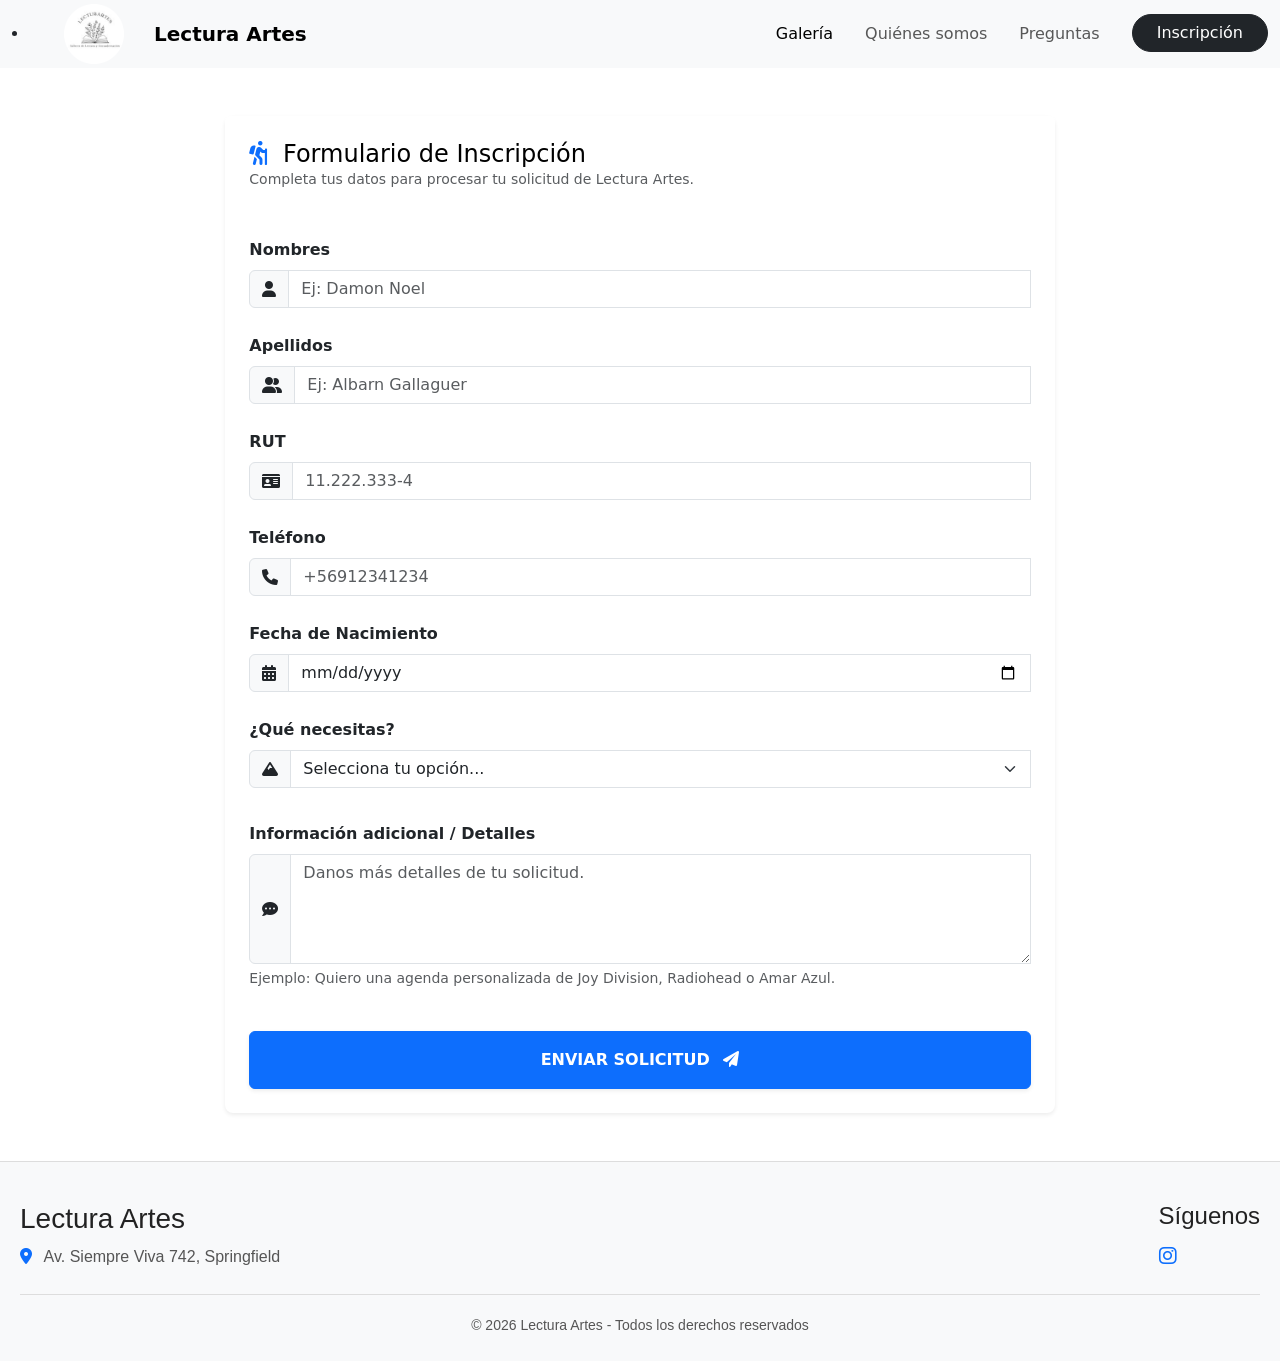
<file: inscripcion.html>
<!DOCTYPE html>
<html lang="es">

<head>
    <meta charset="UTF-8">
    <meta name="viewport" content="width=device-width, initial-scale=1.0">
    <title>Lectura Artes</title>
    <link rel="stylesheet" href="css/estilo.css">
    <link href="https://cdn.jsdelivr.net/npm/bootstrap@5.3.8/dist/css/bootstrap.min.css" rel="stylesheet"
        integrity="sha384-sRIl4kxILFvY47J16cr9ZwB07vP4J8+LH7qKQnuqkuIAvNWLzeN8tE5YBujZqJLB" crossorigin="anonymous">
    <script src="https://cdn.jsdelivr.net/npm/bootstrap@5.3.8/dist/js/bootstrap.bundle.min.js"
        integrity="sha384-FKyoEForCGlyvwx9Hj09JcYn3nv7wiPVlz7YYwJrWVcXK/BmnVDxM+D2scQbITxI"
        crossorigin="anonymous"></script>
        <link rel="stylesheet" href="https://cdnjs.cloudflare.com/ajax/libs/font-awesome/6.0.0-beta3/css/all.min.css">
        <link href="https://fonts.googleapis.com/css2?family=Roboto:wght@400;700&display=swap" rel="stylesheet">
</head>

<body>
   <!--NAVBAR-->
    <nav class="navbar navbar-expand-lg navbar-light bg-light sticky-top">
        <div class="container-fluid">
            <li class="nav-item">
                <a href="index.html" class="nav-home">
                    <img src="img/logo_lectura_artes-modified.png" alt="Inicio" class="icono-home">
                </a>
            </li>
            <a class="navbar-brand text-black" href="index.html"><b>Lectura Artes</b></a>
            <button class="navbar-toggler" type="button" data-bs-toggle="collapse"
                data-bs-target="#navbarSupportedContent" aria-controls="navbarSupportedContent" aria-expanded="false"
                aria-label="Toggle navigation">
                <span class="navbar-toggler-icon"></span>
            </button>
            <div class="collapse navbar-collapse" id="navbarSupportedContent">
                <ul class="navbar-nav ms-auto mb-2 mb-lg-0">
                    <li class="nav-item">
                        <a class="nav-link px-3 active" href="galeria.html">Galería</a>
                    </li>
                    <li class="nav-item">
                        <a class="nav-link px-3" href="quienessomos.html">Quiénes somos</a>
                    </li>
                    <li class="nav-item">
                        <a class="nav-link px-3" href="preguntas.html">Preguntas</a>
                    </li>
                    <li class="nav-item ms-lg-3">
                        <a class="btn btn-dark rounded-pill px-4" href="inscripcion.html">Inscripción</a>
                    </li>
                </ul>
            </div>
        </div>
    </nav>

<!--FORMULARIO-->
<div class="container-fluid my-5">
    <div class="row justify-content-center">
        <div class="col-lg-8">
            <div class="card shadow-sm border-0 rounded-3">
                <div class="card-header border-0 bg-white text-black p-4">
                    <h4 class="mb-0"><i class="fas fa-hiking me-2 text-primary"></i> Formulario de Inscripción</h4>
                    <p class="text-muted small mb-0">Completa tus datos para procesar tu solicitud de Lectura Artes.</p>
                </div>
                <div class="card-body p-4">
                    <form action="https://formspree.io/f/xlganljn" method="POST" class="row g-3 needs-validation" novalidate>
                        
                        <div class="col-md-12">
                            <label for="valNombres" class="form-label fw-bold">Nombres</label>
                            <div class="input-group">
                                <span class="input-group-text bg-light"><i class="fas fa-user"></i></span>
                                <input type="text" name="nombres" class="form-control" id="valNombres" placeholder="Ej: Damon Noel" required>
                                <div class="invalid-feedback">Por favor, ingresa tus nombres.</div>
                            </div>
                        </div>

                        <div class="col-md-12">
                            <label for="valApellidos" class="form-label fw-bold">Apellidos</label>
                            <div class="input-group">
                                <span class="input-group-text bg-light"><i class="fas fa-user-friends"></i></span>
                                <input type="text" name="apellidos" class="form-control" id="valApellidos" placeholder="Ej: Albarn Gallaguer" required>
                                <div class="invalid-feedback">Por favor, ingresa tus apellidos.</div>
                            </div>
                        </div>

                        <div class="col-md-12">
                            <label for="valRut" class="form-label fw-bold">RUT</label>
                            <div class="input-group">
                                <span class="input-group-text bg-light"><i class="fas fa-id-card"></i></span>
                                <input type="text" name="rut" class="form-control" id="valRut" placeholder="11.222.333-4" required>
                                <div class="invalid-feedback">RUT obligatorio.</div>
                            </div>
                        </div>

                        <div class="col-md-12">
                            <label for="valTel" class="form-label fw-bold">Teléfono</label>
                            <div class="input-group">
                                <span class="input-group-text bg-light"><i class="fas fa-phone"></i></span>
                                <input type="tel" name="telefono" class="form-control" id="valTel" placeholder="+56912341234" required>
                                <div class="invalid-feedback">Número inválido.</div>
                            </div>
                        </div>

                        <div class="col-md-12">
                            <label for="valFecha" class="form-label fw-bold">Fecha de Nacimiento</label>
                            <div class="input-group">
                                <span class="input-group-text bg-light"><i class="fas fa-calendar-alt"></i></span>
                                <input type="date" name="fecha_nacimiento" class="form-control" id="valFecha" required>
                                <div class="invalid-feedback">Elija una fecha.</div>
                            </div>
                        </div>

                        <div class="col-md-12">
                            <label for="valCerro" class="form-label fw-bold">¿Qué necesitas?</label>
                            <div class="input-group">
                                <span class="input-group-text bg-light"><i class="fas fa-mountain"></i></span>
                                <select name="servicio_interes" class="form-select" id="valCerro" required>
                                    <option selected disabled value="">Selecciona tu opción...</option>
                                    <option value="talleres">Información sobre talleres.</option>
                                    <option value="agenda">Solicitar una agenda.</option>
                                </select>
                                <div class="invalid-feedback">Debes elegir una opción.</div>
                            </div>
                        </div>

                        <div class="col-12 py-2">
                            <label for="valComentarios" class="form-label fw-bold">Información adicional / Detalles</label>
                            <div class="input-group">
                                <span class="input-group-text bg-light"><i class="fas fa-comment-dots"></i></span>
                                <textarea name="detalles_solicitud" class="form-control" id="valComentarios" rows="4" placeholder="Danos más detalles de tu solicitud." required></textarea>
                                <div class="invalid-feedback">Danos más detalles de tu solicitud.</div>
                            </div>
                            <div class="form-text">Ejemplo: Quiero una agenda personalizada de Joy Division, Radiohead o Amar Azul.</div>
                        </div>

                        <div class="col-12 mt-4">
                            <button class="btn btn-primary w-100 py-3 fw-bold text-uppercase shadow-sm" type="submit">
                                Enviar Solicitud <i class="fas fa-paper-plane ms-2"></i>
                            </button>
                        </div>
                    </form>
                </div>
            </div>
        </div>
    </div>
</div>
<!--FIN FORMULARIO-->

<!--FOOTER-->
<footer class="footer-light">
    <div class="footer-container">

        <div class="footer-info">
            <h3>Lectura Artes</h3>
            <p><i class="fas fa-map-marker-alt"></i> Av. Siempre Viva 742, Springfield</p>
        </div>

        <div class="footer-social">
            <h4>Síguenos</h4>
            <div class="social-icons">
                <a href="https://www.instagram.com/lecturartes/"><i class="fab fa-instagram"></i></a>
                <!--<a href="#"><i class="fab fa-facebook-f"></i></a>
                <a href="#"><i class="fab fa-tiktok"></i></a>-->
            </div>
        </div>

    </div>

    <div class="footer-bottom">
        <p>&copy; 2026 Lectura Artes - Todos los derechos reservados</p>
    </div>
</footer>
</body>

</html>
</file>
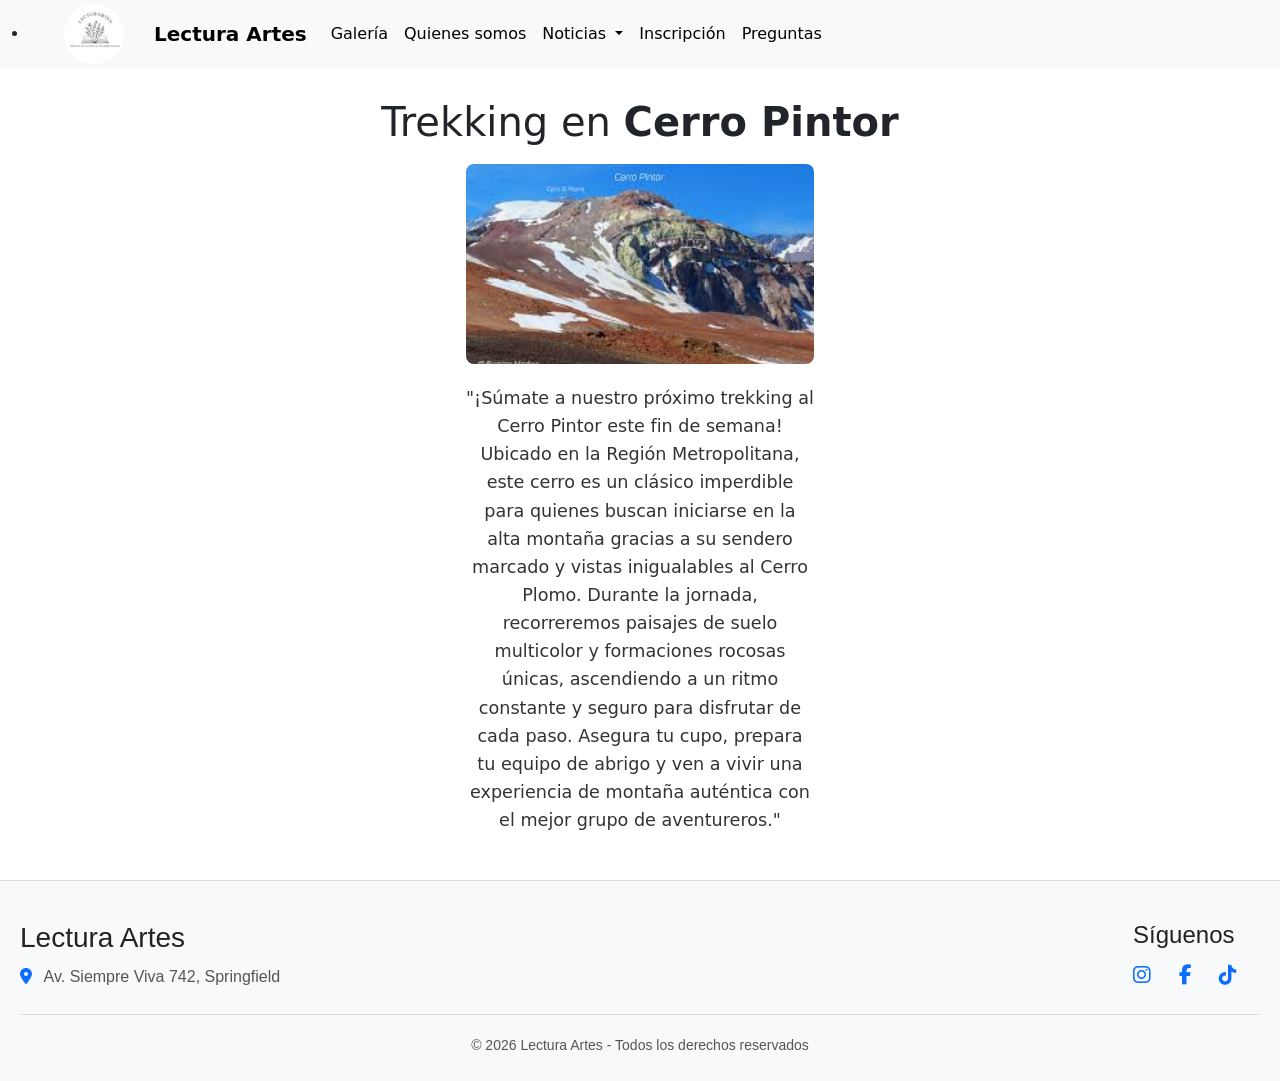
<file: noticia1.html>
<!DOCTYPE html>
<html lang="es">

<head>
    <meta charset="UTF-8">
    <meta name="viewport" content="width=device-width, initial-scale=1.0">
    <title>Aventuras Outdoor</title>
    <link rel="stylesheet" href="css/estilo.css">
    <link href="https://cdn.jsdelivr.net/npm/bootstrap@5.3.8/dist/css/bootstrap.min.css" rel="stylesheet"
        integrity="sha384-sRIl4kxILFvY47J16cr9ZwB07vP4J8+LH7qKQnuqkuIAvNWLzeN8tE5YBujZqJLB" crossorigin="anonymous">
    <script src="https://cdn.jsdelivr.net/npm/bootstrap@5.3.8/dist/js/bootstrap.bundle.min.js"
        integrity="sha384-FKyoEForCGlyvwx9Hj09JcYn3nv7wiPVlz7YYwJrWVcXK/BmnVDxM+D2scQbITxI"
        crossorigin="anonymous"></script>
        <link rel="stylesheet" href="https://cdnjs.cloudflare.com/ajax/libs/font-awesome/6.0.0-beta3/css/all.min.css">
        <link href="https://fonts.googleapis.com/css2?family=Roboto:wght@400;700&display=swap" rel="stylesheet">
</head>

<body>
    <!--NAVBAR-->
    <nav class="navbar navbar-expand-lg navbar-light bg-light sticky-top">
        <div class="container-fluid">
            <li class="nav-item">
                        <a href="index.html" class="nav-home">
                            <img src="img/logo_lectura_artes-modified.png" alt="Inicio" class="icono-home">
                        </a>
                    </li>
            <a class="navbar-brand text-black" href="index.html"><b>Lectura Artes</b></a>
            <button class="navbar-toggler" type="button" data-bs-toggle="collapse"
                data-bs-target="#navbarSupportedContent" aria-controls="navbarSupportedContent" aria-expanded="false"
                aria-label="Toggle navigation">
                <span class="navbar-toggler-icon"></span>
            </button>
            <div class="collapse navbar-collapse" id="navbarSupportedContent">
                <ul class="navbar-nav me-auto mb-2 mb-lg-0">
                    <li class="nav-item">
                        <a class="nav-link active" href="galeria.html">Galería</a>
                    </li>
                    <li class="nav-item">
                        <a class="nav-link active" href="quienessomos.html">Quienes somos</a>
                    </li>
                    <li class="nav-item dropdown">
                        <a class="nav-link active dropdown-toggle" href="#" id="navbarDropdown" role="button"
                            data-bs-toggle="dropdown" aria-expanded="false">
                            Noticias
                        </a>
                        <ul class="dropdown-menu" aria-labelledby="navbarDropdown">
                            <li><a class="dropdown-item" href="noticia1.html">Cerro Pintor</a></li>
                            <li><a class="dropdown-item" href="noticia2.html">Cerro Manquehue</a></li>
                            <li><a class="dropdown-item" href="noticia3.html">Cerro Tupungato</a></li>
                            <li>
                        </ul>
                    </li>
                    <li class="nav-item">
                        <a class="nav-link active" href="inscripcion.html" tabindex="-1"
                            aria-disabled="true">Inscripción</a>
                    </li>
                    <li class="nav-item">
                        <a class="nav-link active" href="preguntas.html" tabindex="-1"
                            aria-disabled="true">Preguntas</a>
                    </li>
                </ul>
            </div>
        </div>
    </nav>

    <div class="container" style="text-align: center; margin-top: 30px;">
    <h1>Trekking en <b>Cerro Pintor</b></h1>

    <div class="noticias">
        <div class="noticia" style="max-width: 900px; margin: 0 auto;">
            <img src="img/noticia1.jpg" alt="Trekking Cerro Pintor" 
                 style="width: 100%; max-width: 100%; display: block; margin: 0 auto 20px auto; border-radius: 8px;">
            
            <p style="text-align: center; font-size: 1.1rem; line-height: 1.6; color: #333;">
                "¡Súmate a nuestro próximo trekking al Cerro Pintor este fin de semana! Ubicado en la Región Metropolitana, 
                este cerro es un clásico imperdible para quienes buscan iniciarse en la alta montaña gracias a su sendero 
                marcado y vistas inigualables al Cerro Plomo. Durante la jornada, recorreremos paisajes de suelo multicolor 
                y formaciones rocosas únicas, ascendiendo a un ritmo constante y seguro para disfrutar de cada paso. 
                Asegura tu cupo, prepara tu equipo de abrigo y ven a vivir una experiencia de montaña auténtica con el 
                mejor grupo de aventureros."
            </p>
        </div>
    </div>
</div>

<link rel="stylesheet" href="https://cdnjs.cloudflare.com/ajax/libs/font-awesome/6.5.0/css/all.min.css">

<footer class="footer-light">
    <div class="footer-container">

        <div class="footer-info">
            <h3>Lectura Artes</h3>
            <p><i class="fas fa-map-marker-alt"></i> Av. Siempre Viva 742, Springfield</p>
        </div>

        <div class="footer-social">
            <h4>Síguenos</h4>
            <div class="social-icons">
                <a href="https://www.instagram.com/lecturartes/"><i class="fab fa-instagram"></i></a>
                <a href="#"><i class="fab fa-facebook-f"></i></a>
                <a href="#"><i class="fab fa-tiktok"></i></a>
            </div>
        </div>

    </div>

    <div class="footer-bottom">
        <p>&copy; 2026 Lectura Artes - Todos los derechos reservados</p>
    </div>
</footer>

</html>
</file>
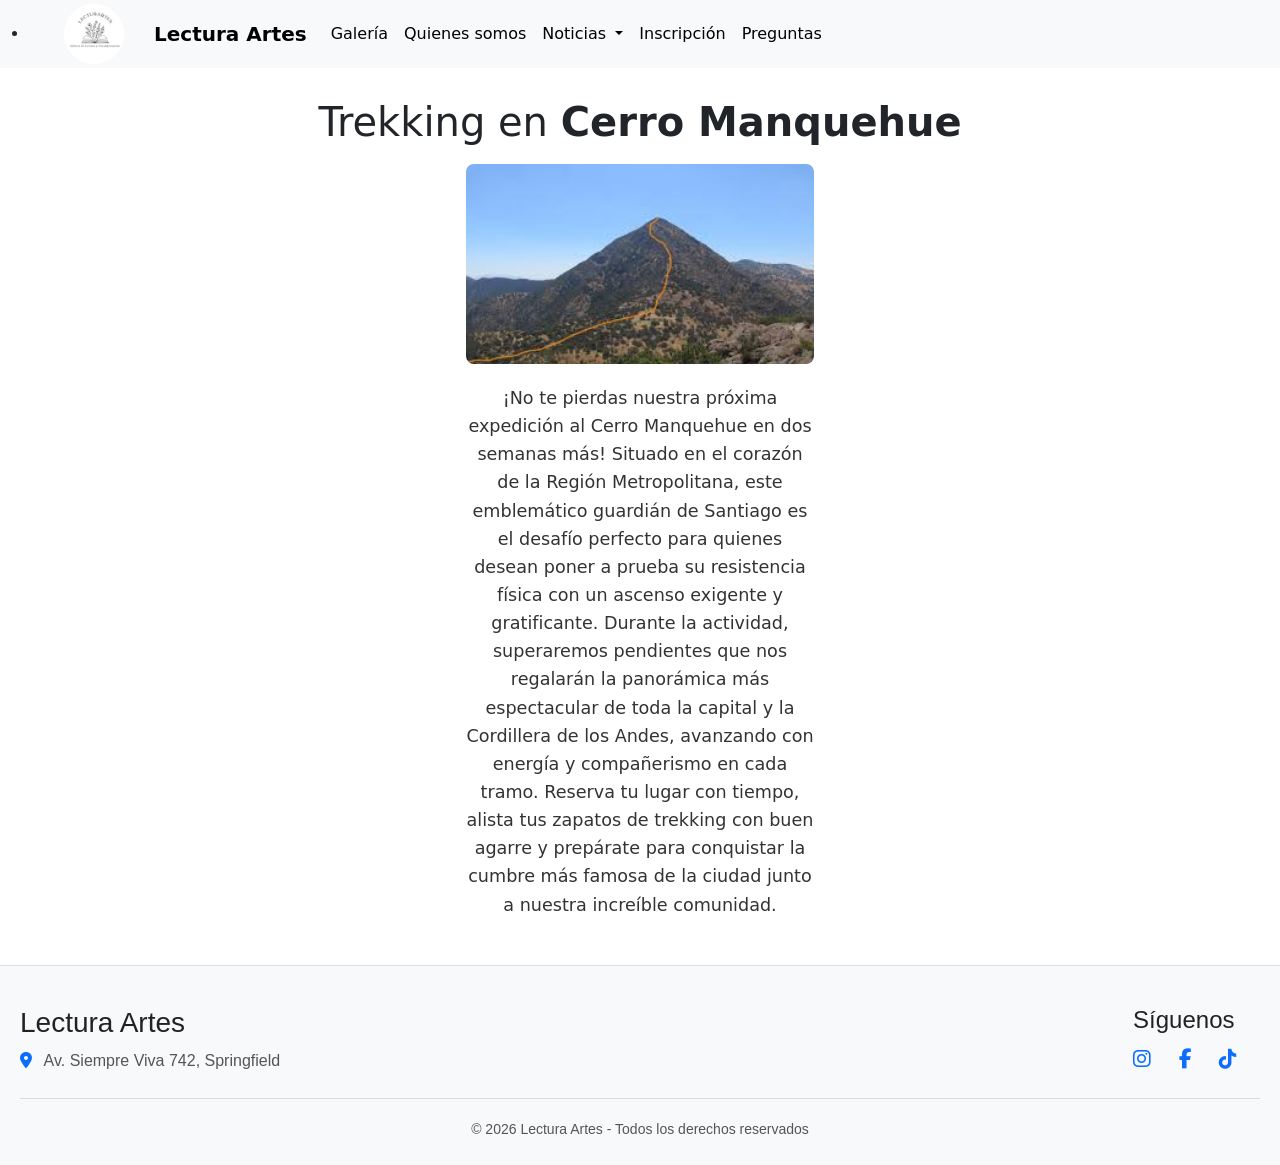
<file: noticia2.html>
<!DOCTYPE html>
<html lang="es">

<head>
    <meta charset="UTF-8">
    <meta name="viewport" content="width=device-width, initial-scale=1.0">
    <title>Aventuras Outdoor</title>
    <link rel="stylesheet" href="css/estilo.css">
    <link href="https://cdn.jsdelivr.net/npm/bootstrap@5.3.8/dist/css/bootstrap.min.css" rel="stylesheet"
        integrity="sha384-sRIl4kxILFvY47J16cr9ZwB07vP4J8+LH7qKQnuqkuIAvNWLzeN8tE5YBujZqJLB" crossorigin="anonymous">
    <script src="https://cdn.jsdelivr.net/npm/bootstrap@5.3.8/dist/js/bootstrap.bundle.min.js"
        integrity="sha384-FKyoEForCGlyvwx9Hj09JcYn3nv7wiPVlz7YYwJrWVcXK/BmnVDxM+D2scQbITxI"
        crossorigin="anonymous"></script>
        <link rel="stylesheet" href="https://cdnjs.cloudflare.com/ajax/libs/font-awesome/6.0.0-beta3/css/all.min.css">
        <link href="https://fonts.googleapis.com/css2?family=Roboto:wght@400;700&display=swap" rel="stylesheet">
</head>

<body>
    <!--NAVBAR-->
    <nav class="navbar navbar-expand-lg navbar-light bg-light sticky-top">
        <div class="container-fluid">
            <li class="nav-item">
                        <a href="index.html" class="nav-home">
                            <img src="img/logo_lectura_artes-modified.png" alt="Inicio" class="icono-home">
                        </a>
                    </li>
            <a class="navbar-brand text-black" href="index.html"><b>Lectura Artes</b></a>
            <button class="navbar-toggler" type="button" data-bs-toggle="collapse"
                data-bs-target="#navbarSupportedContent" aria-controls="navbarSupportedContent" aria-expanded="false"
                aria-label="Toggle navigation">
                <span class="navbar-toggler-icon"></span>
            </button>
            <div class="collapse navbar-collapse" id="navbarSupportedContent">
                <ul class="navbar-nav me-auto mb-2 mb-lg-0">
                    <li class="nav-item">
                        <a class="nav-link active" href="galeria.html">Galería</a>
                    </li>
                    <li class="nav-item">
                        <a class="nav-link active" href="quienessomos.html">Quienes somos</a>
                    </li>
                    <li class="nav-item dropdown">
                        <a class="nav-link active dropdown-toggle" href="#" id="navbarDropdown" role="button"
                            data-bs-toggle="dropdown" aria-expanded="false">
                            Noticias
                        </a>
                        <ul class="dropdown-menu" aria-labelledby="navbarDropdown">
                            <li><a class="dropdown-item" href="noticia1.html">Cerro Pintor</a></li>
                            <li><a class="dropdown-item" href="noticia2.html">Cerro Manquehue</a></li>
                            <li><a class="dropdown-item" href="noticia3.html">Cerro Tupungato</a></li>
                            <li>
                        </ul>
                    </li>
                    <li class="nav-item">
                        <a class="nav-link active" href="inscripcion.html" tabindex="-1"
                            aria-disabled="true">Inscripción</a>
                    </li>
                    <li class="nav-item">
                        <a class="nav-link active" href="preguntas.html" tabindex="-1"
                            aria-disabled="true">Preguntas</a>
                    </li>
                </ul>
            </div>
        </div>
    </nav>

    <div class="container" style="text-align: center; margin-top: 30px;">
    <h1>Trekking en <b>Cerro Manquehue</b></h1>

    <div class="noticias">
        <div class="noticia" style="max-width: 900px; margin: 0 auto;">
            <img src="img/noticia2.jpg" alt="Trekking Cerro Pintor" 
                 style="width: 100%; max-width: 100%; display: block; margin: 0 auto 20px auto; border-radius: 8px;">
            
            <p style="text-align: center; font-size: 1.1rem; line-height: 1.6; color: #333;">
                ¡No te pierdas nuestra próxima expedición al Cerro Manquehue en dos semanas más! Situado en el corazón de la Región Metropolitana, 
                este emblemático guardián de Santiago es el desafío perfecto para quienes desean poner a prueba su resistencia física con un ascenso exigente y gratificante. Durante la actividad, superaremos pendientes que nos regalarán la panorámica más espectacular de toda la capital y la Cordillera de los Andes, avanzando con energía y compañerismo en cada tramo. Reserva tu lugar con tiempo, alista tus zapatos de trekking con buen agarre y prepárate para conquistar la cumbre más famosa de la ciudad junto a nuestra increíble comunidad.
            </p>
        </div>
    </div>
</div>

<link rel="stylesheet" href="https://cdnjs.cloudflare.com/ajax/libs/font-awesome/6.5.0/css/all.min.css">

<footer class="footer-light">
    <div class="footer-container">

        <div class="footer-info">
            <h3>Lectura Artes</h3>
            <p><i class="fas fa-map-marker-alt"></i> Av. Siempre Viva 742, Springfield</p>
        </div>

        <div class="footer-social">
            <h4>Síguenos</h4>
            <div class="social-icons">
                <a href="https://www.instagram.com/lecturartes/"><i class="fab fa-instagram"></i></a>
                <a href="#"><i class="fab fa-facebook-f"></i></a>
                <a href="#"><i class="fab fa-tiktok"></i></a>
            </div>
        </div>

    </div>

    <div class="footer-bottom">
        <p>&copy; 2026 Lectura Artes - Todos los derechos reservados</p>
    </div>
</footer>
</body>

</html>
</file>
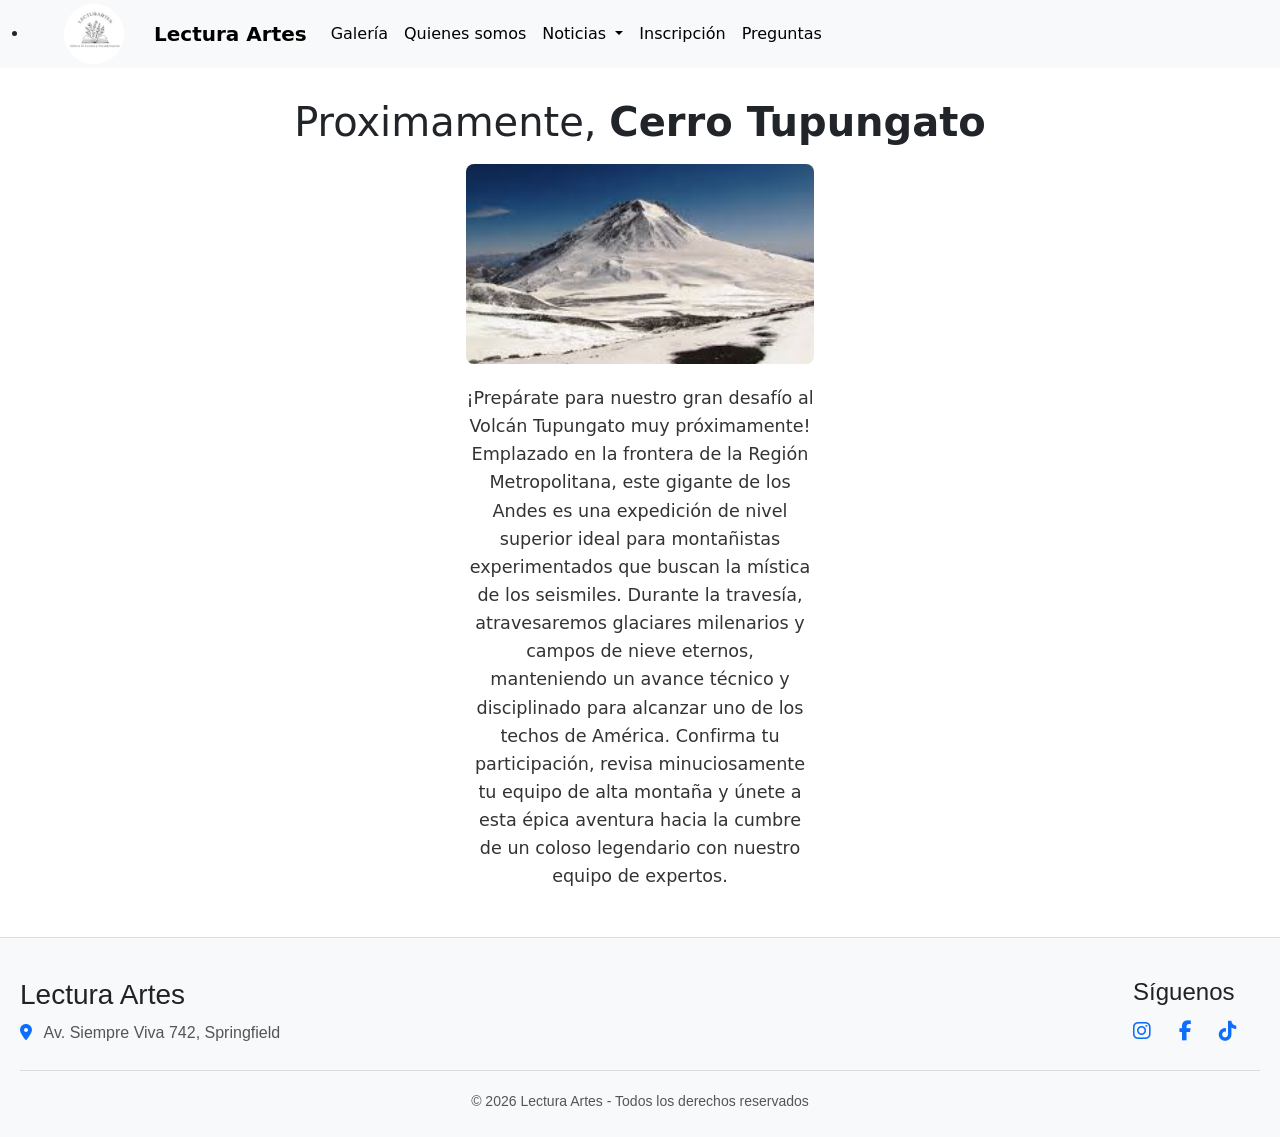
<file: noticia3.html>
<!DOCTYPE html>
<html lang="es">

<head>
    <meta charset="UTF-8">
    <meta name="viewport" content="width=device-width, initial-scale=1.0">
    <title>Aventuras Outdoor</title>
    <link rel="stylesheet" href="css/estilo.css">
    <link href="https://cdn.jsdelivr.net/npm/bootstrap@5.3.8/dist/css/bootstrap.min.css" rel="stylesheet"
        integrity="sha384-sRIl4kxILFvY47J16cr9ZwB07vP4J8+LH7qKQnuqkuIAvNWLzeN8tE5YBujZqJLB" crossorigin="anonymous">
    <script src="https://cdn.jsdelivr.net/npm/bootstrap@5.3.8/dist/js/bootstrap.bundle.min.js"
        integrity="sha384-FKyoEForCGlyvwx9Hj09JcYn3nv7wiPVlz7YYwJrWVcXK/BmnVDxM+D2scQbITxI"
        crossorigin="anonymous"></script>
        <link rel="stylesheet" href="https://cdnjs.cloudflare.com/ajax/libs/font-awesome/6.0.0-beta3/css/all.min.css">
        <link href="https://fonts.googleapis.com/css2?family=Roboto:wght@400;700&display=swap" rel="stylesheet">
</head>

<body>
    <!--NAVBAR-->
    <nav class="navbar navbar-expand-lg navbar-light bg-light sticky-top">
        <div class="container-fluid">
            <li class="nav-item">
                        <a href="index.html" class="nav-home">
                            <img src="img/logo_lectura_artes-modified.png" alt="Inicio" class="icono-home">
                        </a>
                    </li>
            <a class="navbar-brand text-black" href="index.html"><b>Lectura Artes</b></a>
            <button class="navbar-toggler" type="button" data-bs-toggle="collapse"
                data-bs-target="#navbarSupportedContent" aria-controls="navbarSupportedContent" aria-expanded="false"
                aria-label="Toggle navigation">
                <span class="navbar-toggler-icon"></span>
            </button>
            <div class="collapse navbar-collapse" id="navbarSupportedContent">
                <ul class="navbar-nav me-auto mb-2 mb-lg-0">
                    <li class="nav-item">
                        <a class="nav-link active" href="galeria.html">Galería</a>
                    </li>
                    <li class="nav-item">
                        <a class="nav-link active" href="quienessomos.html">Quienes somos</a>
                    </li>
                    <li class="nav-item dropdown">
                        <a class="nav-link active dropdown-toggle" href="#" id="navbarDropdown" role="button"
                            data-bs-toggle="dropdown" aria-expanded="false">
                            Noticias
                        </a>
                        <ul class="dropdown-menu" aria-labelledby="navbarDropdown">
                            <li><a class="dropdown-item" href="noticia1.html">Cerro Pintor</a></li>
                            <li><a class="dropdown-item" href="noticia2.html">Cerro Manquehue</a></li>
                            <li><a class="dropdown-item" href="noticia3.html">Cerro Tupungato</a></li>
                            <li>
                        </ul>
                    </li>
                    <li class="nav-item">
                        <a class="nav-link active" href="inscripcion.html" tabindex="-1"
                            aria-disabled="true">Inscripción</a>
                    </li>
                    <li class="nav-item">
                        <a class="nav-link active" href="preguntas.html" tabindex="-1"
                            aria-disabled="true">Preguntas</a>
                    </li>
                </ul>
            </div>
        </div>
    </nav>

    <div class="container" style="text-align: center; margin-top: 30px;">
    <h1>Proximamente, <b>Cerro Tupungato</b></h1>

    <div class="noticias">
        <div class="noticia" style="max-width: 900px; margin: 0 auto;">
            <img src="img/noticia3.jpg" alt="Trekking Cerro Pintor" 
                 style="width: 100%; max-width: 100%; display: block; margin: 0 auto 20px auto; border-radius: 8px;">
            
            <p style="text-align: center; font-size: 1.1rem; line-height: 1.6; color: #333;">
               ¡Prepárate para nuestro gran desafío al Volcán Tupungato muy próximamente! Emplazado en la frontera de la Región Metropolitana, este gigante de los Andes es una expedición de nivel superior ideal para montañistas experimentados que buscan la mística de los seismiles. Durante la travesía, atravesaremos glaciares milenarios y campos de nieve eternos, manteniendo un avance técnico y disciplinado para alcanzar uno de los techos de América. Confirma tu participación, revisa minuciosamente tu equipo de alta montaña y únete
               a esta épica aventura hacia la cumbre de un coloso legendario con nuestro equipo de expertos.
            </p>
        </div>
    </div>
</div>

<link rel="stylesheet" href="https://cdnjs.cloudflare.com/ajax/libs/font-awesome/6.5.0/css/all.min.css">

<footer class="footer-light">
    <div class="footer-container">

        <div class="footer-info">
            <h3>Lectura Artes</h3>
            <p><i class="fas fa-map-marker-alt"></i> Av. Siempre Viva 742, Springfield</p>
        </div>

        <div class="footer-social">
            <h4>Síguenos</h4>
            <div class="social-icons">
                <a href="https://www.instagram.com/lecturartes/"><i class="fab fa-instagram"></i></a>
                <a href="#"><i class="fab fa-facebook-f"></i></a>
                <a href="#"><i class="fab fa-tiktok"></i></a>
            </div>
        </div>

    </div>

    <div class="footer-bottom">
        <p>&copy; 2026 Lectura Artes - Todos los derechos reservados</p>
    </div>
</footer>
</body>

</html>
</file>
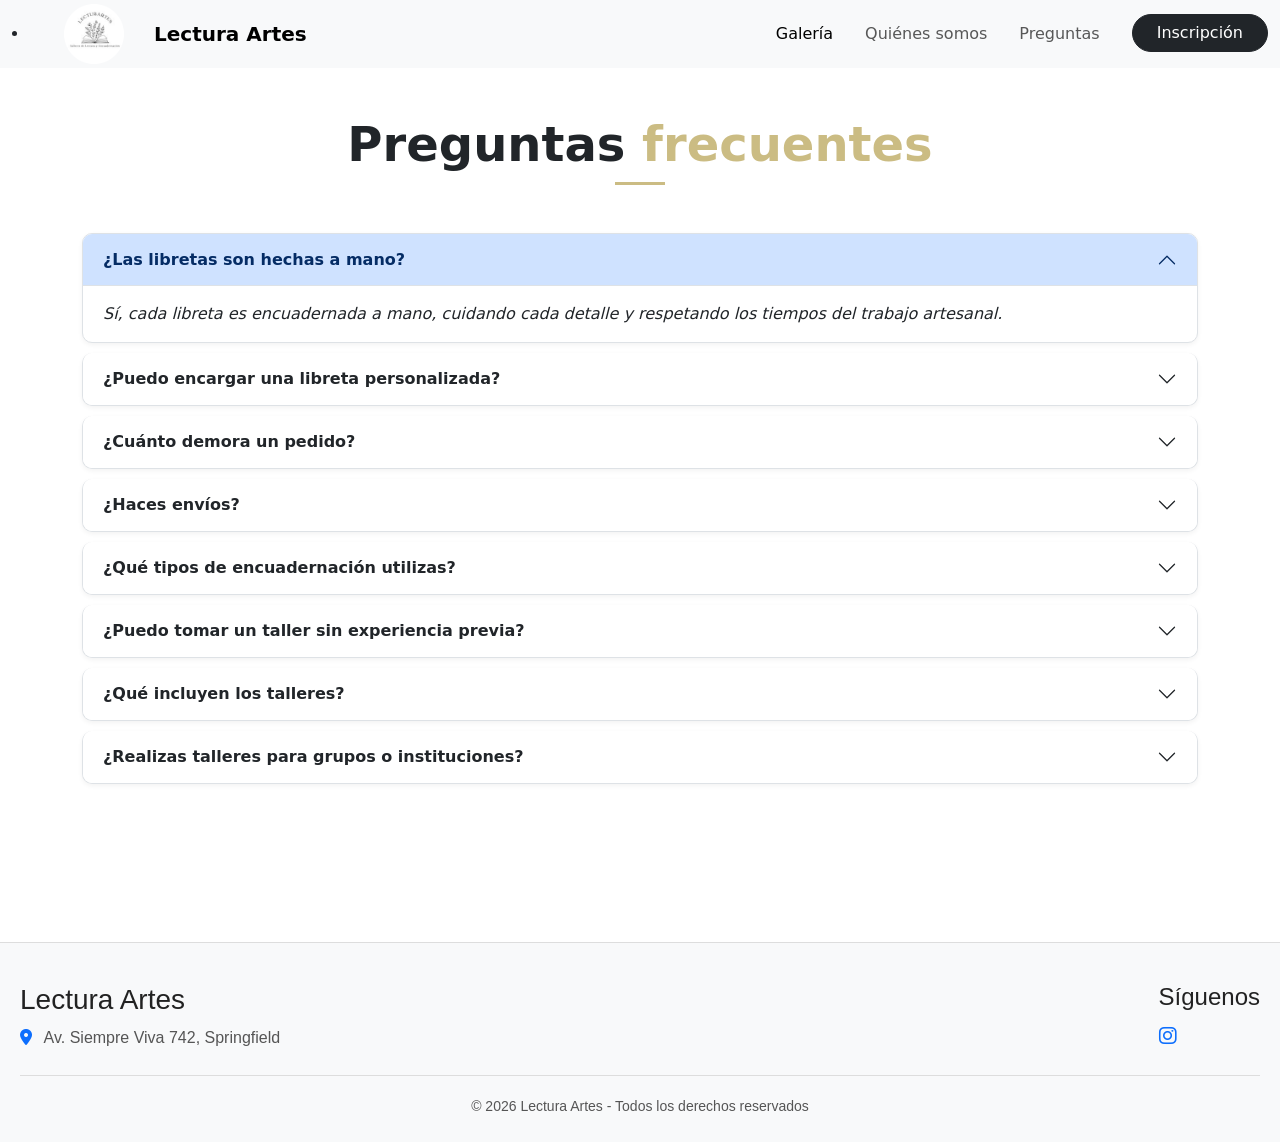
<file: preguntas.html>
<!DOCTYPE html>
<html lang="es">

<head>
    <meta charset="UTF-8">
    <meta name="viewport" content="width=device-width, initial-scale=1.0">
    <title>Lectura Artes</title>
    <link rel="stylesheet" href="css/estilo.css">
    <link href="https://cdn.jsdelivr.net/npm/bootstrap@5.3.8/dist/css/bootstrap.min.css" rel="stylesheet"
        integrity="sha384-sRIl4kxILFvY47J16cr9ZwB07vP4J8+LH7qKQnuqkuIAvNWLzeN8tE5YBujZqJLB" crossorigin="anonymous">
    <script src="https://cdn.jsdelivr.net/npm/bootstrap@5.3.8/dist/js/bootstrap.bundle.min.js"
        integrity="sha384-FKyoEForCGlyvwx9Hj09JcYn3nv7wiPVlz7YYwJrWVcXK/BmnVDxM+D2scQbITxI"
        crossorigin="anonymous"></script>
    <link rel="stylesheet" href="https://cdnjs.cloudflare.com/ajax/libs/font-awesome/6.0.0-beta3/css/all.min.css">
    <link href="https://fonts.googleapis.com/css2?family=Roboto:wght@400;700&display=swap" rel="stylesheet">
</head>

<body>

    <!--NAVBAR-->
    <!--NAVBAR-->
    <nav class="navbar navbar-expand-lg navbar-light bg-light sticky-top">
        <div class="container-fluid">
            <li class="nav-item">
                <a href="index.html" class="nav-home">
                    <img src="img/logo_lectura_artes-modified.png" alt="Inicio" class="icono-home">
                </a>
            </li>
            <a class="navbar-brand text-black" href="index.html"><b>Lectura Artes</b></a>
            <button class="navbar-toggler" type="button" data-bs-toggle="collapse"
                data-bs-target="#navbarSupportedContent" aria-controls="navbarSupportedContent" aria-expanded="false"
                aria-label="Toggle navigation">
                <span class="navbar-toggler-icon"></span>
            </button>
            <div class="collapse navbar-collapse" id="navbarSupportedContent">
                <ul class="navbar-nav ms-auto mb-2 mb-lg-0">
                    <li class="nav-item">
                        <a class="nav-link px-3 active" href="galeria.html">Galería</a>
                    </li>
                    <li class="nav-item">
                        <a class="nav-link px-3" href="quienessomos.html">Quiénes somos</a>
                    </li>
                    <li class="nav-item">
                        <a class="nav-link px-3" href="preguntas.html">Preguntas</a>
                    </li>
                    <li class="nav-item ms-lg-3">
                        <a class="btn btn-dark rounded-pill px-4" href="inscripcion.html">Inscripción</a>
                    </li>
                </ul>
            </div>
        </div>
    </nav>

    <!--PREGUNTAS FRECUENTES-->
    <main class="container my-5">
    <div class="text-center mb-5">
        <h1 class="fw-bold display-5">Preguntas  <span style="color: #cbbc83;">frecuentes</span></h1>
        <div class="mx-auto" style="width: 50px; height: 3px; background-color: #cbbc83;"></div>
    </div>

        <div class="accordion" id="accordionExample">
            <div class="accordion-item">
                <h2 class="accordion-header">
                    <button class="accordion-button" type="button" data-bs-toggle="collapse"
                        data-bs-target="#collapseOne" aria-expanded="true" aria-controls="collapseOne">
                        <b>¿Las libretas son hechas a mano?</b>
                    </button>
                </h2>
                <div id="collapseOne" class="accordion-collapse collapse show" data-bs-parent="#accordionExample">
                    <div class="accordion-body">
                        <strong><i>Sí, cada libreta es encuadernada a mano, cuidando cada detalle y respetando los
                                tiempos del trabajo artesanal.</i></strong>
                    </div>
                </div>
            </div>
            <div class="accordion-item">
                <h2 class="accordion-header">
                    <button class="accordion-button collapsed" type="button" data-bs-toggle="collapse"
                        data-bs-target="#collapseTwo" aria-expanded="false" aria-controls="collapseTwo">
                        <b>¿Puedo encargar una libreta personalizada?</b>
                    </button>
                </h2>
                <div id="collapseTwo" class="accordion-collapse collapse" data-bs-parent="#accordionExample">
                    <div class="accordion-body">
                        <strong><i>Sí, realizo encargos personalizados. Puedes elegir formato, colores, tipo de papel y
                                otros detalles según disponibilidad.</i></strong>
                    </div>
                </div>
            </div>
            <div class="accordion-item">
                <h2 class="accordion-header">
                    <button class="accordion-button collapsed" type="button" data-bs-toggle="collapse"
                        data-bs-target="#collapseThree" aria-expanded="false" aria-controls="collapseThree">
                        <b>¿Cuánto demora un pedido?</b>
                    </button>
                </h2>
                <div id="collapseThree" class="accordion-collapse collapse" data-bs-parent="#accordionExample">
                    <div class="accordion-body">
                        <strong><i>El tiempo de elaboración varía según el tipo de libreta, pero generalmente toma entre
                                5 y 10 días hábiles.</i></strong>
                    </div>
                </div>
            </div>
            <div class="accordion-item">
                <h2 class="accordion-header">
                    <button class="accordion-button collapsed" type="button" data-bs-toggle="collapse"
                        data-bs-target="#collapseFour" aria-expanded="false" aria-controls="collapseFour">
                        <b>¿Haces envíos?</b>
                    </button>
                </h2>
                <div id="collapseFour" class="accordion-collapse collapse" data-bs-parent="#accordionExample">
                    <div class="accordion-body">
                        <strong><i>Sí, realizo envíos a todo Chile. También se puede coordinar entrega en
                                Santiago.</i></strong>
                    </div>
                </div>
            </div>
            <div class="accordion-item">
                <h2 class="accordion-header">
                    <button class="accordion-button collapsed" type="button" data-bs-toggle="collapse"
                        data-bs-target="#collapseFive" aria-expanded="false" aria-controls="collapseFive">
                        <b>¿Qué tipos de encuadernación utilizas?</b>
                    </button>
                </h2>
                <div id="collapseFive" class="accordion-collapse collapse" data-bs-parent="#accordionExample">
                    <div class="accordion-body">
                        <strong><i>Trabajo con distintas técnicas de encuadernación artesanal, como cosido japonés,
                                copta y otras variantes, según el diseño de cada libreta.</i></strong>
                    </div>
                </div>
            </div>
            <div class="accordion-item">
                <h2 class="accordion-header">
                    <button class="accordion-button collapsed" type="button" data-bs-toggle="collapse"
                        data-bs-target="#collapseSix" aria-expanded="false" aria-controls="collapseSix">
                        <b>¿Puedo tomar un taller sin experiencia previa?</b>
                    </button>
                </h2>
                <div id="collapseSix" class="accordion-collapse collapse" data-bs-parent="#accordionExample">
                    <div class="accordion-body">
                        <strong><i>¡Por supuesto! Los talleres están pensados para todos los niveles, no necesitas
                                conocimientos previos.</i></strong>
                    </div>
                </div>
            </div>
            <div class="accordion-item">
                <h2 class="accordion-header">
                    <button class="accordion-button collapsed" type="button" data-bs-toggle="collapse"
                        data-bs-target="#collapseSeven" aria-expanded="false" aria-controls="collapseSeven">
                        <b>¿Qué incluyen los talleres?</b>
                    </button>
                </h2>
                <div id="collapseSeven" class="accordion-collapse collapse" data-bs-parent="#accordionExample">
                    <div class="accordion-body">
                        <strong><i>Los talleres incluyen materiales, herramientas básicas y acompañamiento paso a paso
                                para que puedas crear tu propia libreta.</i></strong>
                    </div>
                </div>
            </div>
            <div class="accordion-item">
                <h2 class="accordion-header">
                    <button class="accordion-button collapsed" type="button" data-bs-toggle="collapse"
                        data-bs-target="#collapseEight" aria-expanded="false" aria-controls="collapseEight">
                        <b>¿Realizas talleres para grupos o instituciones?</b>
                    </button>
                </h2>
                <div id="collapseEight" class="accordion-collapse collapse" data-bs-parent="#accordionExample">
                    <div class="accordion-body">
                        <strong><i>Sí, realizo talleres para colegios, bibliotecas y otras organizaciones. Puedes
                                escribirme para coordinar una propuesta.</i></strong>
                    </div>
                </div>
            </div>
        </div>

    </main>

    <!--FOOTER-->
    <footer class="footer-light">
        <div class="footer-container">

            <div class="footer-info">
                <h3>Lectura Artes</h3>
                <p><i class="fas fa-map-marker-alt"></i> Av. Siempre Viva 742, Springfield</p>
            </div>

            <div class="footer-social">
                <h4>Síguenos</h4>
                <div class="social-icons">
                    <a href="https://www.instagram.com/lecturartes/"><i class="fab fa-instagram"></i></a>
                    <!--<a href="#"><i class="fab fa-facebook-f"></i></a>
                <a href="#"><i class="fab fa-tiktok"></i></a>-->
                </div>
            </div>
        </div>
        <div class="footer-bottom">
            <p>&copy; 2026 Lectura Artes - Todos los derechos reservados</p>
        </div>
    </footer>
</body>

</html>
</file>
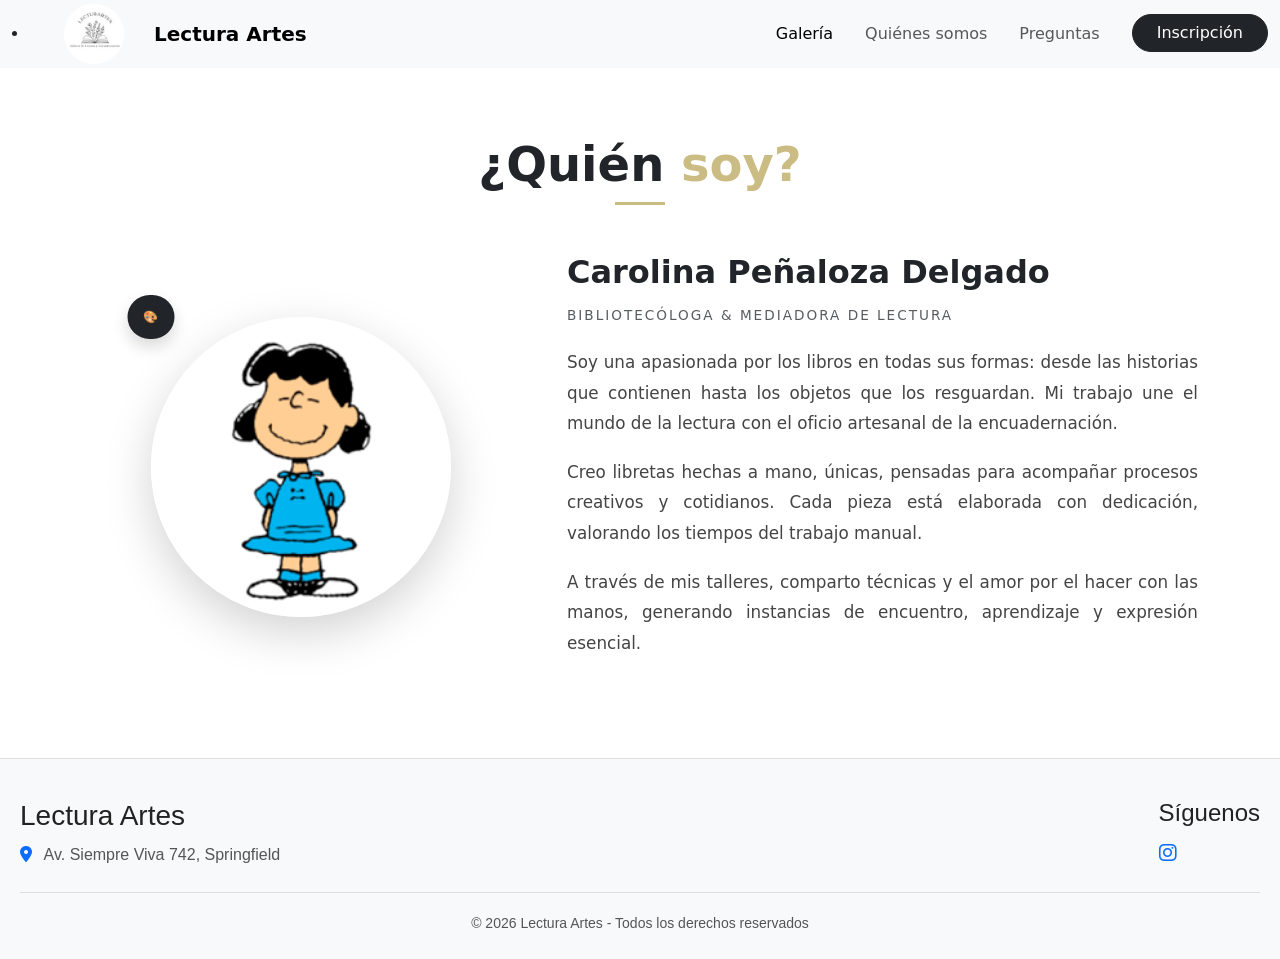
<file: quienessomos.html>
<!DOCTYPE html>
<html lang="es">

<head>
    <meta charset="UTF-8">
    <meta name="viewport" content="width=device-width, initial-scale=1.0">
    <title>Lectura Artes</title>
    <link rel="stylesheet" href="css/estilo.css">
    <link href="https://cdn.jsdelivr.net/npm/bootstrap@5.3.8/dist/css/bootstrap.min.css" rel="stylesheet"
        integrity="sha384-sRIl4kxILFvY47J16cr9ZwB07vP4J8+LH7qKQnuqkuIAvNWLzeN8tE5YBujZqJLB" crossorigin="anonymous">
    <script src="https://cdn.jsdelivr.net/npm/bootstrap@5.3.8/dist/js/bootstrap.bundle.min.js"
        integrity="sha384-FKyoEForCGlyvwx9Hj09JcYn3nv7wiPVlz7YYwJrWVcXK/BmnVDxM+D2scQbITxI"
        crossorigin="anonymous"></script>
    <link rel="stylesheet" href="https://cdnjs.cloudflare.com/ajax/libs/font-awesome/6.0.0-beta3/css/all.min.css">
    <link href="https://fonts.googleapis.com/css2?family=Roboto:wght@400;700&display=swap" rel="stylesheet">
</head>

<body>
   <!--NAVBAR-->
    <nav class="navbar navbar-expand-lg navbar-light bg-light sticky-top">
        <div class="container-fluid">
            <li class="nav-item">
                <a href="index.html" class="nav-home">
                    <img src="img/logo_lectura_artes-modified.png" alt="Inicio" class="icono-home">
                </a>
            </li>
            <a class="navbar-brand text-black" href="index.html"><b>Lectura Artes</b></a>
            <button class="navbar-toggler" type="button" data-bs-toggle="collapse"
                data-bs-target="#navbarSupportedContent" aria-controls="navbarSupportedContent" aria-expanded="false"
                aria-label="Toggle navigation">
                <span class="navbar-toggler-icon"></span>
            </button>
            <div class="collapse navbar-collapse" id="navbarSupportedContent">
                <ul class="navbar-nav ms-auto mb-2 mb-lg-0">
                    <li class="nav-item">
                        <a class="nav-link px-3 active" href="galeria.html">Galería</a>
                    </li>
                    <li class="nav-item">
                        <a class="nav-link px-3" href="quienessomos.html">Quiénes somos</a>
                    </li>
                    <li class="nav-item">
                        <a class="nav-link px-3" href="preguntas.html">Preguntas</a>
                    </li>
                    <li class="nav-item ms-lg-3">
                        <a class="btn btn-dark rounded-pill px-4" href="inscripcion.html">Inscripción</a>
                    </li>
                </ul>
            </div>
        </div>
    </nav>

    <!--QUIEN SOY-->
    <div class="container py-5">
    <div class="text-center mb-5">
        <h1 class="fw-bold display-5">¿Quién <span style="color: #cbbc83;">soy?</span></h1>
        <div class="mx-auto" style="width: 50px; height: 3px; background-color: #cbbc83;"></div>
    </div>

    <div class="row align-items-center g-5">
        <div class="col-md-5 text-center">
            <div class="position-relative d-inline-block">
                <img src="img/lucy.png" class="img-fluid rounded-circle shadow-lg border border-5 border-white" 
                     alt="Carolina Peñaloza" style="width: 300px; height: 300px; object-fit: cover;">
                <div class="position-absolute top-0 start-0 translate-middle badge rounded-pill bg-dark p-3 shadow" style="z-index: 1;">
                    🎨
                </div>
            </div>
        </div>

        <div class="col-md-7">
            <h2 class="fw-bold mb-3">Carolina Peñaloza Delgado</h2>
            <h6 class="text-uppercase ls-2 text-muted mb-4" style="letter-spacing: 2px;">Bibliotecóloga & Mediadora de Lectura</h6>
            
            <div class="lead-text" style="color: #444; line-height: 1.8;">
                <p>Soy una apasionada por los libros en todas sus formas: desde las historias que contienen hasta los objetos que los resguardan. Mi trabajo une el mundo de la lectura con el oficio artesanal de la encuadernación.</p>
                
                <p>Creo libretas hechas a mano, únicas, pensadas para acompañar procesos creativos y cotidianos. Cada pieza está elaborada con dedicación, valorando los tiempos del trabajo manual.</p>
                
                <p>A través de mis talleres, comparto técnicas y el amor por el hacer con las manos, generando instancias de encuentro, aprendizaje y expresión esencial.</p>
            </div>

            <div class="mt-4">
                <!--<a href="#" class="btn btn-outline-dark btn-sm rounded-pill px-4 me-2">Saber más</a>
                <a href="#" class="btn btn-link text-dark p-0"><i class="bi bi-instagram"></i></a>-->
            </div>
        </div>
    </div>
</div>

    <!--FOOTER-->
    <footer class="footer-light">
        <div class="footer-container">

            <div class="footer-info">
                <h3>Lectura Artes</h3>
                <p><i class="fas fa-map-marker-alt"></i> Av. Siempre Viva 742, Springfield</p>
            </div>

            <div class="footer-social">
                <h4>Síguenos</h4>
                <div class="social-icons">
                    <a href="https://www.instagram.com/lecturartes/"><i class="fab fa-instagram"></i></a>
                    <!--<a href="#"><i class="fab fa-facebook-f"></i></a>
                <a href="#"><i class="fab fa-tiktok"></i></a>-->
                </div>
            </div>

        </div>

        <div class="footer-bottom">
            <p>&copy; 2026 Lectura Artes - Todos los derechos reservados</p>
        </div>
    </footer>
</body>

</html>
</file>
<file: css/estilo.css>
body {
    flex-direction: column;
    margin: 0;
}

main.container {
    min-height: auto; 
    padding-bottom: 100px;
}

header {
    background-color: #2c3e50;
    padding: 15px;
}

.navbar .nav-link {
    transition: all 0.3s ease;
    font-weight: 500;
    padding: 8px 16px; 
    border-radius: 8px; 
}

.navbar .nav-link:hover {
    background-color: rgba(0, 0, 0, 0.05); 
    color: #000 !important; 
    transform: translateY(-1px); 
}

.rounded-pill {
    transition: transform 0.2s ease, box-shadow 0.2s ease, background-color 0.2s ease;
}

.rounded-pill:hover {
    transform: translateY(-2px) !important;
    box-shadow: 0 4px 12px rgba(0,0,0,0.15);
}

.navbar-brand img {
    transition: transform 0.3s ease;
}

.navbar-brand:hover img {
    transform: scale(1.05); 
}

.hero {
    background: linear-gradient(rgba(0,0,0,0.5), rgba(0,0,0,0.5)),
                url('../img/fondo.jpg'); 
    background-size: cover;
    background-position: center;
    color: white;
    padding: 20px 20px;
    text-align: center;
}

.hero-container {
    display: flex;          
    align-items: center;    
    justify-content: center;
    gap: 40px;              
    max-width: 1000px;      
    margin: 0 auto;         
    padding: 20px;
}

.hero-image img {
    max-width: 300px;       
    height: auto;
    border-radius: 15px;    
}

.hero-text {
    text-align: left;       
}

.hero h1 {
    font-size: 3rem;
    font-weight: 700;
}

.hero h1 span {
    color: #cbbc83;
}


@media (max-width: 768px) {
    .hero-container {
        flex-direction: column; 
        text-align: center;
    }
    .hero-text {
        text-align: center;
    }
}

.img-custom {
  width: 650px;
  height: auto;
  object-fit: cover; 
}

.carousel-control-prev-icon,
.carousel-control-next-icon {
    background-color: rgba(0, 0, 0, 0.3); 
    border-radius: 50%;                   
    padding: 20px;                      
    background-size: 50%;                 
}

figure {
    text-align: center;
    margin: 50px auto;
}

.icono-home {
    width: 120px;  
    height: 60px;
    object-fit: contain;
    vertical-align: middle;
    margin-top: -4px; 
    margin-bottom: -4px; 
}

.icono-home:hover {
    transform: scale(1.2); 
}

.container {
    flex: 1;
    font-weight: 200;
    width: 90%;
    margin: 20px auto;
    min-height: calc(100vh - 250px);
}

.noticia {
    background: white;
    padding: 10px;
    border-radius: 10px;
    width: 33%;
}

.noticias {
    display: flex;
    gap: 20px;
}

.noticia img {
    width: 100%;
    height: 200px;
    object-fit: cover;
}

.persona {
    display: flex;
    margin-bottom: 20px;
    background: white;
    padding: 10px;
    border-radius: 10px;
}

.persona img {
    width: 200px;
    height: 200px;
    object-fit: cover;
    margin-right: 20px;
}

.galeria {
    display: grid;
    grid-template-columns: repeat(3, 1 fr);
    gap: 15px;
}

.galeria img {
    width: 100%;
    height: 200px;
    object-fit: cover;
}

form {
    display: flex;
    flex-direction: column;
    gap: 10px;
    /* espacio entre campos */
}

form input,
form select {
    padding: 10px;
    font-size: 16px;
    width: 100%;
}

table {
    width: 100%;
    border-collapse: collapse;
    font-family: sans-serif;
    margin-top: 20px;
}

td {
    padding: 15px;
    border-bottom: 1px solid #eee;
}

.pregunta {
    background-color: #f0f7ff;
    color: #0056b3;
    font-weight: bold;
    border-left: 5px solid #0056b3;
}


.pregunta+tr td {
    color: #444;
    padding-bottom: 25px;
}

.noticia-img {
    width: 100%;
    height: 150px; 
    object-fit: cover;
    transition: transform 0.3s ease;
    cursor: pointer;
}

.col-12 > .noticia-img {
    height: 200px;
}

.noticia-img:hover {
    transform: scale(1.05);
    filter: brightness(1.1);
    z-index: 10;
}

.card-img-top {
    object-fit: cover;
    height: 500px; 
}

.custom-card {
    transition: transform 0.3s ease, box-shadow 0.3s ease;
    border-radius: 15px;
    overflow: hidden;
}

.custom-card:hover {
    transform: translateY(-8px);
    box-shadow: 0 10px 25px rgba(0,0,0,0.1) !important;
}

.carousel-control-prev-icon,
.carousel-control-next-icon {
    filter: invert(1); 
}

.custom-card {
    transition: all 0.3s ease;
}

.custom-card:hover {
    box-shadow: 0 10px 20px rgba(0,0,0,0.15) !important;
}

.noticia-clickable {
    cursor: zoom-in; 
    transition: filter 0.3s ease;
}

.noticia-clickable:hover {
    filter: brightness(0.8); 
}


#imageModal .modal-content {
    background: none;
}

#imageModal img {
    max-height: 90vh; 
    border: 3px solid white;
}

.card-img-top {
    width: 100%;
    height: 400px;       
    object-fit: cover;   
    object-position: center; 
}

.ls-2 {
    letter-spacing: 2px;
    font-size: 0.85rem;
}

.lead-text p {
    margin-bottom: 1.2rem;
    font-size: 1.05rem;
    text-align: justify;
}

.lead-text b, .lead-text strong {
    color: #b08d57; 
}

.img-fluid.rounded-circle {
    transition: transform 0.5s ease;
}

.img-fluid.rounded-circle:hover {
    transform: scale(1.02) rotate(2deg);
}

.accordion-button:focus {
    box-shadow: none;
    border-color: rgba(0,0,0,.125);
}

.accordion-button:not(.collapsed) {
    background-color: #f8f9fa; 
    color: #b08d57;            
}

.accordion-item {
    border-radius: 10px !important;
    overflow: hidden;
    margin-bottom: 10px;
    border: 1px solid #ddd;
    box-shadow: 0 2px 5px rgba(0,0,0,0.05);
}

.footer-light {
    background: #f8f9fa;
    color: #333;
    padding: 40px 20px 20px;
    font-family: 'Montserrat', sans-serif;
    border-top: 1px solid #ddd;
}

.footer-light .footer-container {
    display: flex;
    justify-content: space-between;
    flex-wrap: wrap;
    gap: 20px;
}

.footer-light h3,
.footer-light h4 {
    margin-bottom: 10px;
    color: #222;
}

.footer-light p {
    margin: 5px 0;
    color: #555;
}

.footer-light i {
    margin-right: 8px;
    color: #0d6efd; 
}

.footer-light .social-icons a {
    color: #333;
    margin-right: 15px;
    font-size: 20px;
    transition: 0.3s;
}

.footer-light .social-icons a:hover {
    color: #0d6efd;
    transform: scale(1.2);
}

.footer-light .footer-bottom {
    border-top: 1px solid #ddd;
    margin-top: 20px;
    padding-top: 15px;
    text-align: center;
    font-size: 14px;
    color: #777;
}

@media (max-width: 768px) {
    .footer-light .footer-container {
        flex-direction: column;
        text-align: center;
    }

    .footer-light .social-icons a {
        margin: 10px;
    }
}

footer {
    background-color: #333;
    color: white;
    padding: 20px 0;
    width: 100%;
}
</file>
